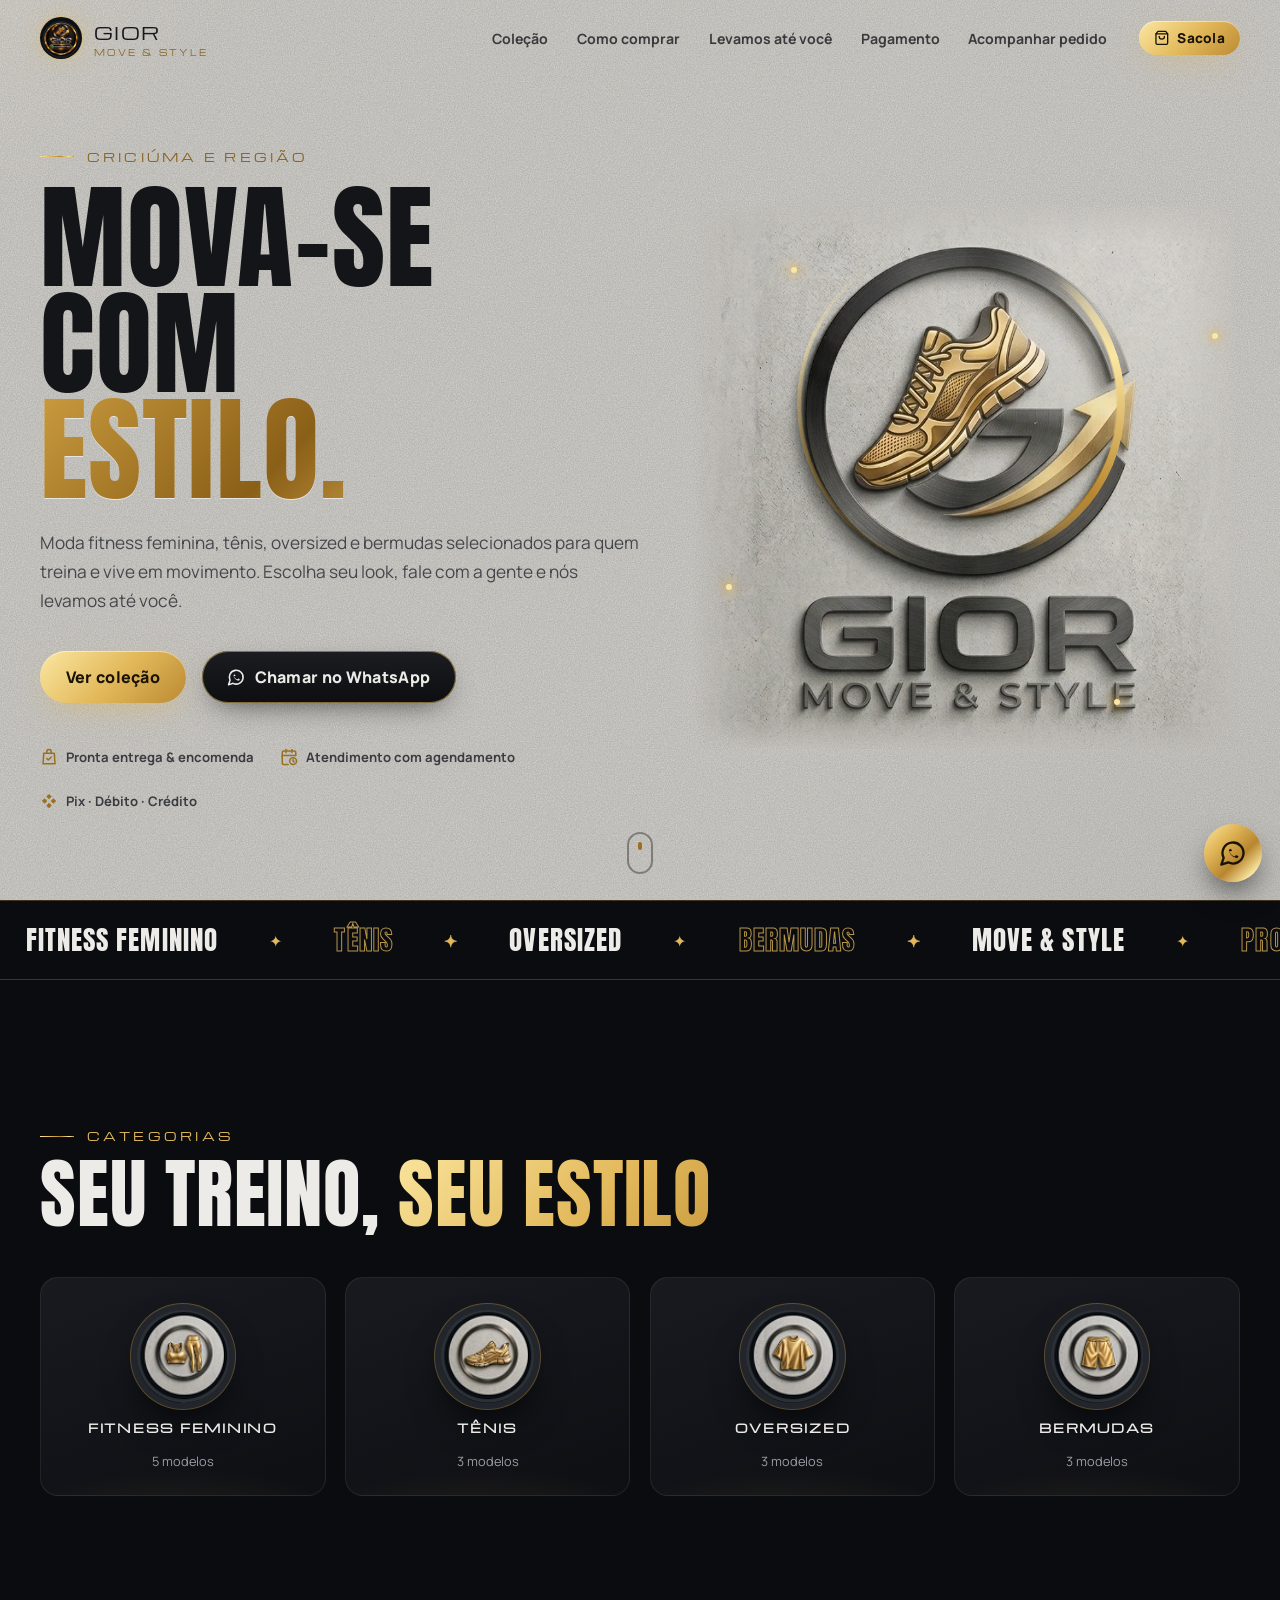
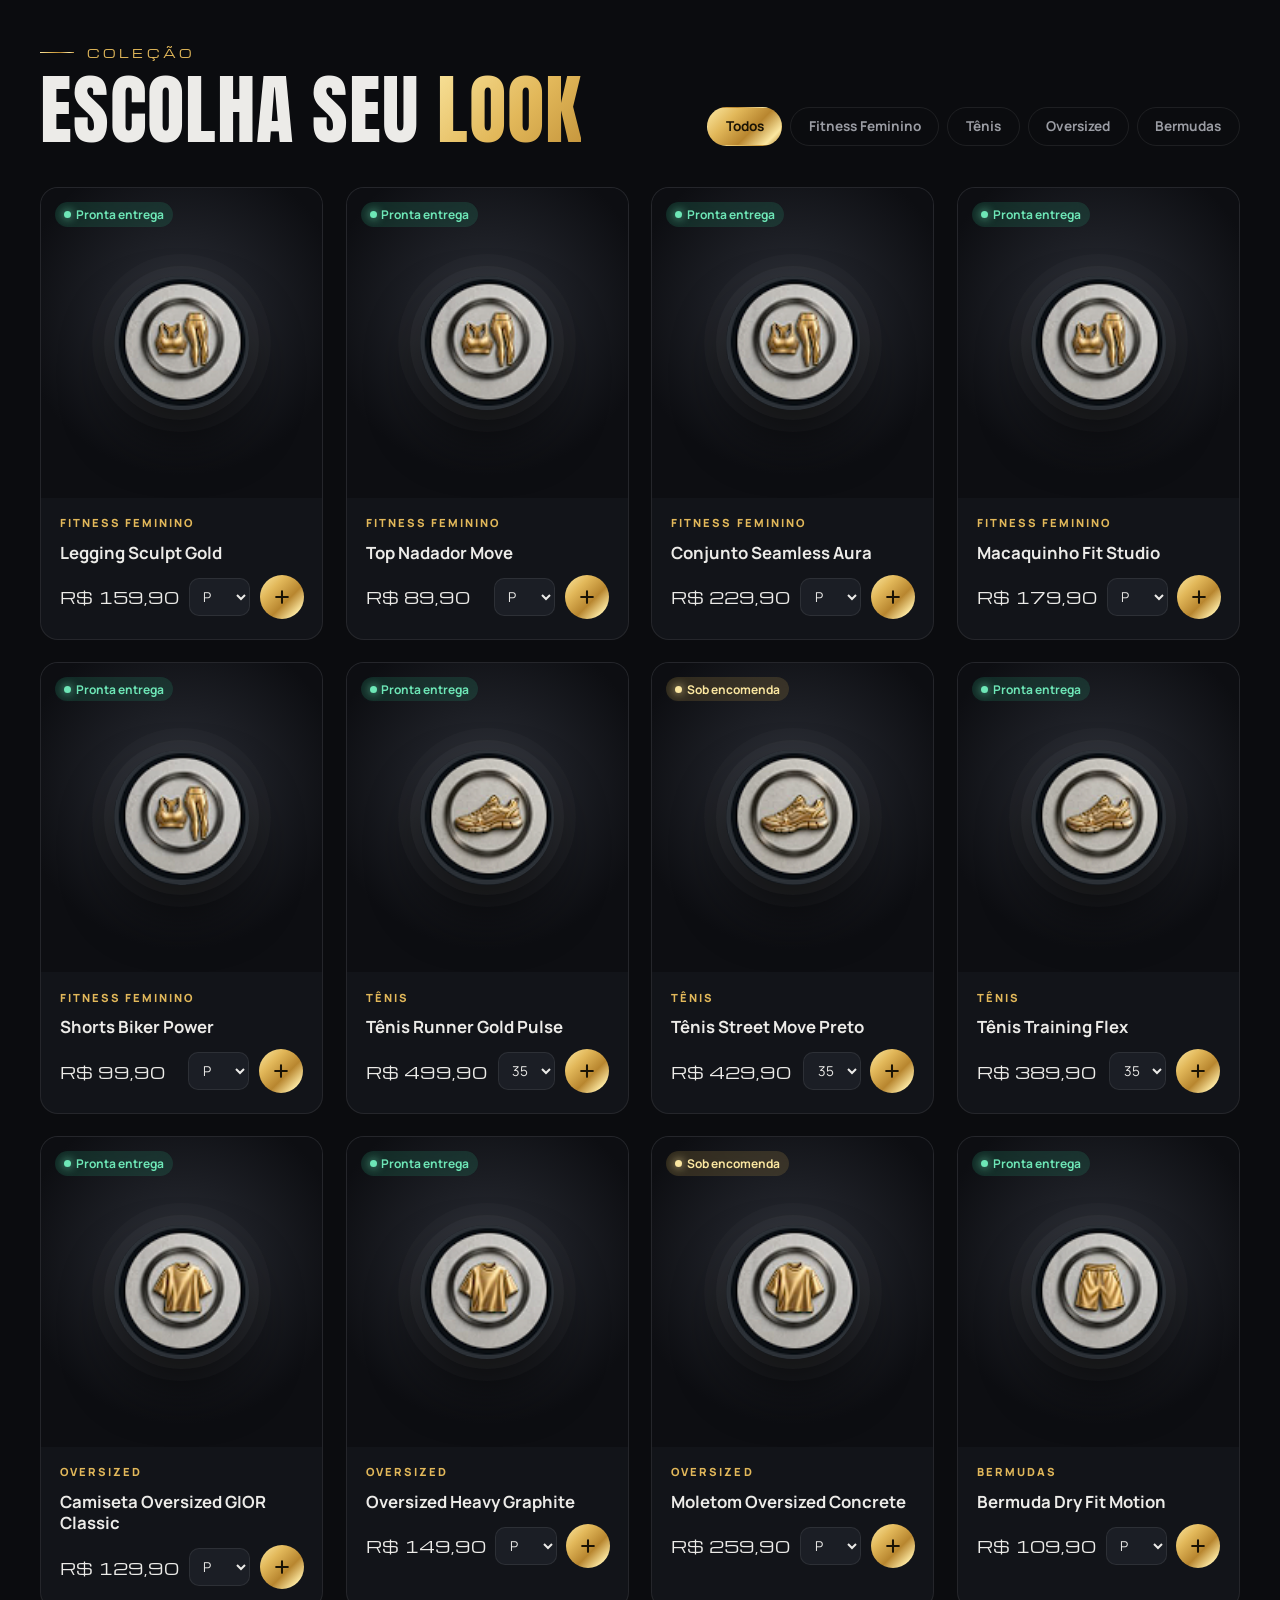
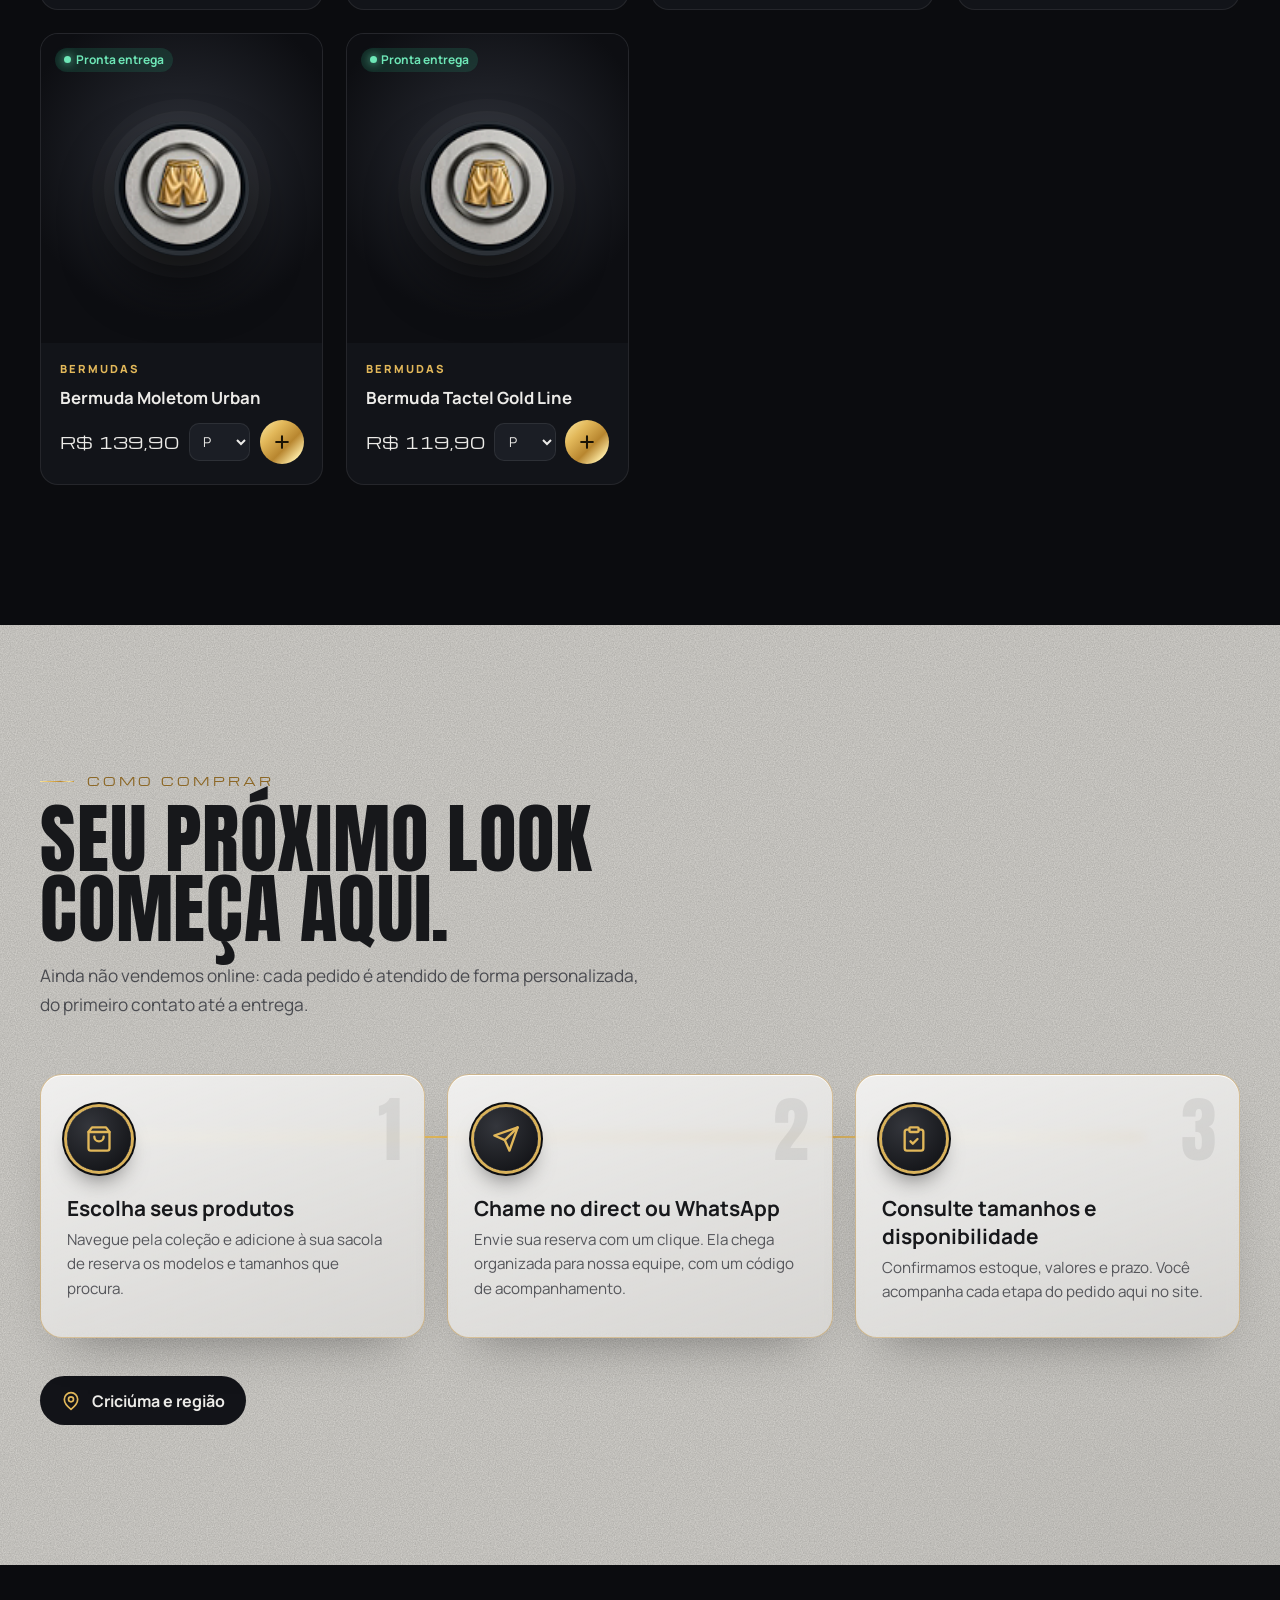
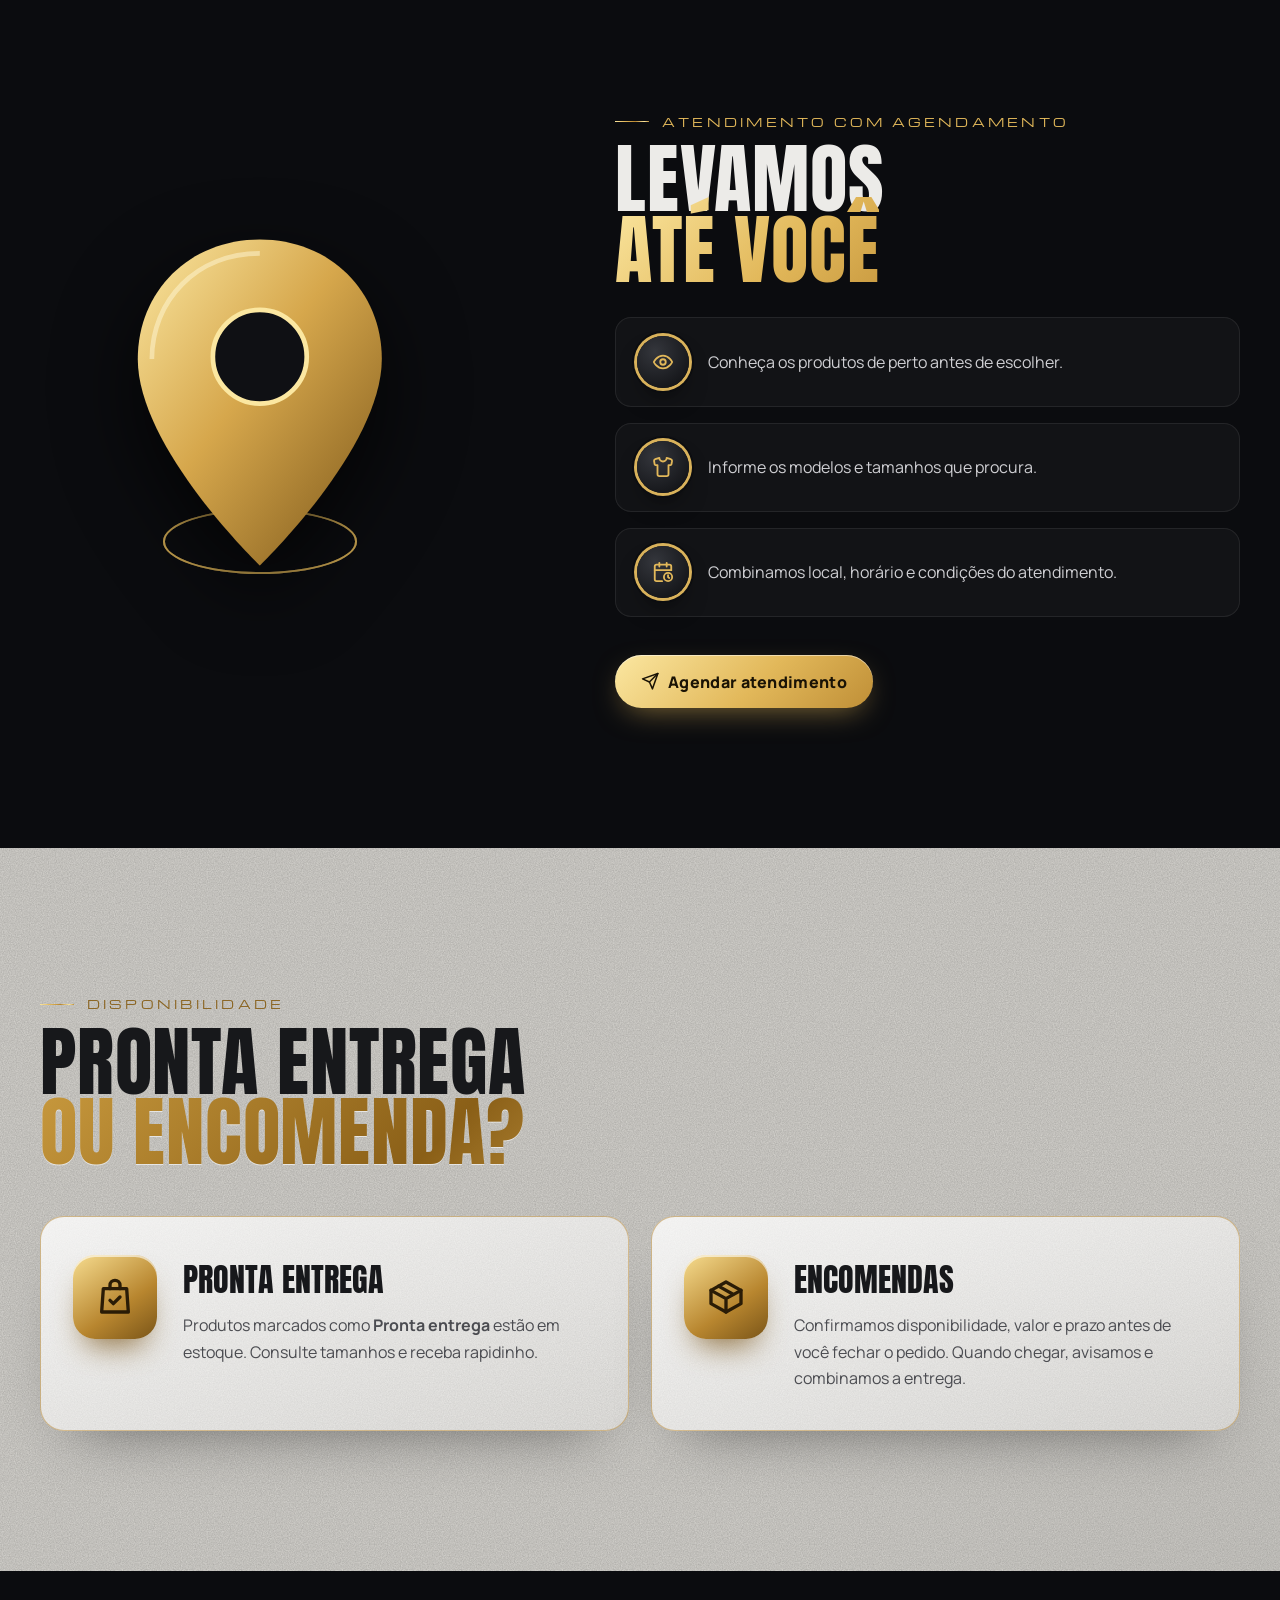
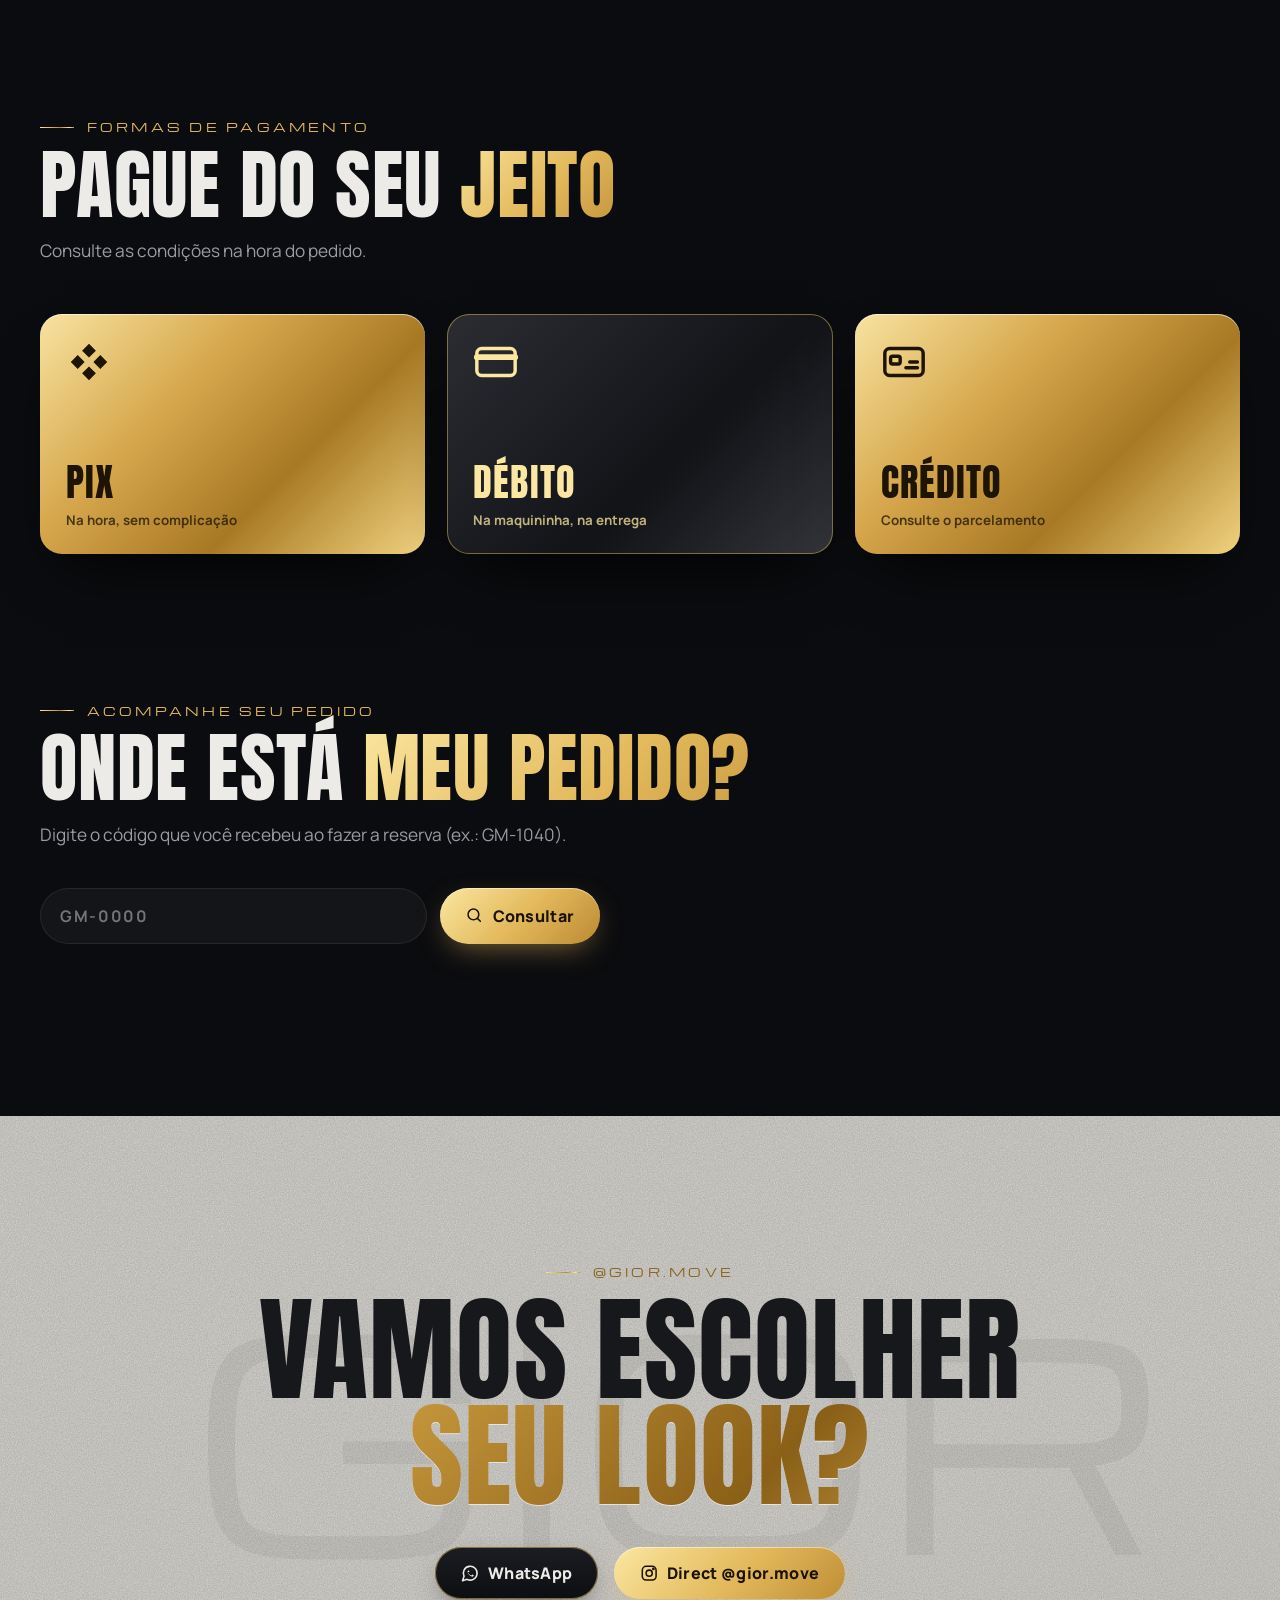
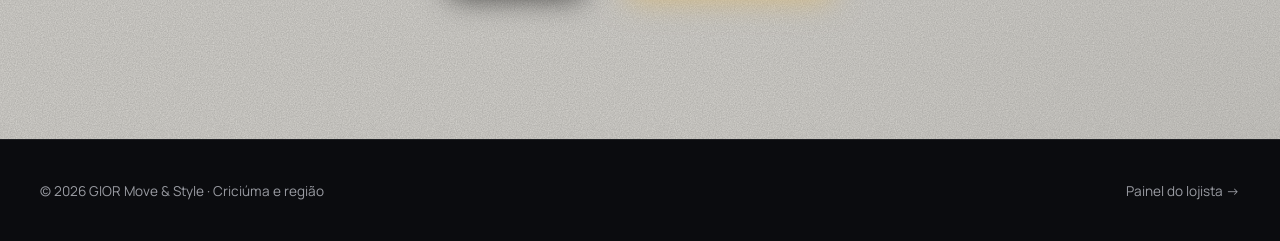
<file: index.html>
<!doctype html>
<html lang="pt-BR">
<head>
  <meta charset="utf-8">
  <meta name="viewport" content="width=device-width, initial-scale=1">
  <title>GIOR Move &amp; Style · Moda fitness em Criciúma</title>
  <meta name="description" content="Moda fitness feminina, tênis, oversized e bermudas em Criciúma e região. Pronta entrega ou encomenda, atendimento com agendamento.">
  <link rel="icon" href="assets/badge.png">
  <link rel="preconnect" href="https://fonts.googleapis.com">
  <link rel="preconnect" href="https://fonts.gstatic.com" crossorigin>
  <link href="https://fonts.googleapis.com/css2?family=Anton&family=Manrope:wght@400;500;600;700;800&family=Michroma&display=swap" rel="stylesheet">
  <link rel="stylesheet" href="css/base.css">
  <link rel="stylesheet" href="css/site.css">
</head>
<body>
<svg width="0" height="0" style="position:absolute" aria-hidden="true">
  <defs>
    <linearGradient id="g-gold" x1="0" y1="0" x2="1" y2="1"><stop offset="0" stop-color="#fbe7a1"/><stop offset=".45" stop-color="#d6a74c"/><stop offset="1" stop-color="#7a5518"/></linearGradient>
  </defs>
  <symbol id="i-bag" viewBox="0 0 24 24" fill="none" stroke="currentColor" stroke-width="2" stroke-linecap="round" stroke-linejoin="round"><path d="M6 2 3 6v14a2 2 0 0 0 2 2h14a2 2 0 0 0 2-2V6l-3-4Z"/><path d="M3 6h18"/><path d="M16 10a4 4 0 0 1-8 0"/></symbol>
  <symbol id="i-send" viewBox="0 0 24 24" fill="none" stroke="currentColor" stroke-width="2" stroke-linecap="round" stroke-linejoin="round"><path d="m22 2-7 20-4-9-9-4Z"/><path d="M22 2 11 13"/></symbol>
  <symbol id="i-chat" viewBox="0 0 24 24" fill="none" stroke="currentColor" stroke-width="2" stroke-linecap="round" stroke-linejoin="round"><path d="M7.9 20A9 9 0 1 0 4 16.1L2 22Z"/><path d="M9 10.5c.5 2 2.2 3.8 4.5 4.5l1.2-1.2 2 1-1 1.7c-3.6-.3-6.9-3.5-7.2-7.2l1.7-1 1 2Z" fill="currentColor" stroke="none"/></symbol>
  <symbol id="i-clip" viewBox="0 0 24 24" fill="none" stroke="currentColor" stroke-width="2" stroke-linecap="round" stroke-linejoin="round"><rect x="8" y="2" width="8" height="4" rx="1"/><path d="M16 4h2a2 2 0 0 1 2 2v14a2 2 0 0 1-2 2H6a2 2 0 0 1-2-2V6a2 2 0 0 1 2-2h2"/><path d="m9 14 2 2 4-4"/></symbol>
  <symbol id="i-pin" viewBox="0 0 24 24" fill="none" stroke="currentColor" stroke-width="2" stroke-linecap="round" stroke-linejoin="round"><path d="M20 10c0 6-8 12-8 12s-8-6-8-12a8 8 0 0 1 16 0Z"/><circle cx="12" cy="10" r="3"/></symbol>
  <symbol id="i-eye" viewBox="0 0 24 24" fill="none" stroke="currentColor" stroke-width="2" stroke-linecap="round" stroke-linejoin="round"><path d="M2 12s3-7 10-7 10 7 10 7-3 7-10 7-10-7-10-7Z"/><circle cx="12" cy="12" r="3"/></symbol>
  <symbol id="i-shirt" viewBox="0 0 24 24" fill="none" stroke="currentColor" stroke-width="2" stroke-linecap="round" stroke-linejoin="round"><path d="M20.4 3.5 16 2a4 4 0 0 1-8 0L3.6 3.5a2 2 0 0 0-1.3 2.2l.6 3.5a1 1 0 0 0 1 .8H6v10a2 2 0 0 0 2 2h8a2 2 0 0 0 2-2V10h2.2a1 1 0 0 0 1-.8l.6-3.5a2 2 0 0 0-1.4-2.2Z"/></symbol>
  <symbol id="i-cal" viewBox="0 0 24 24" fill="none" stroke="currentColor" stroke-width="2" stroke-linecap="round" stroke-linejoin="round"><path d="M21 10V6a2 2 0 0 0-2-2H5a2 2 0 0 0-2 2v14a2 2 0 0 0 2 2h6"/><path d="M16 2v4M8 2v4M3 10h18"/><circle cx="17.5" cy="17.5" r="4.5"/><path d="M17.5 15.5v2l1.3 1"/></symbol>
  <symbol id="i-box" viewBox="0 0 24 24" fill="none" stroke="currentColor" stroke-width="2" stroke-linecap="round" stroke-linejoin="round"><path d="M21 8 12 3 3 8v8l9 5 9-5Z"/><path d="m3 8 9 5 9-5M12 13v8M7.5 5.5l9 5"/></symbol>
  <symbol id="i-bagok" viewBox="0 0 24 24" fill="none" stroke="currentColor" stroke-width="2" stroke-linecap="round" stroke-linejoin="round"><path d="M5 7h14l1 14H4Z"/><path d="M9 7V5a3 3 0 0 1 6 0v2"/><path d="m9 14 2 2 4-4"/></symbol>
  <symbol id="i-check" viewBox="0 0 24 24" fill="none" stroke="currentColor" stroke-width="3" stroke-linecap="round" stroke-linejoin="round"><path d="M20 6 9 17l-5-5"/></symbol>
  <symbol id="i-plus" viewBox="0 0 24 24" fill="none" stroke="currentColor" stroke-width="2.5" stroke-linecap="round"><path d="M12 5v14M5 12h14"/></symbol>
  <symbol id="i-card" viewBox="0 0 24 24" fill="none" stroke="currentColor" stroke-width="1.8" stroke-linecap="round" stroke-linejoin="round"><rect x="2" y="5" width="20" height="14" rx="2.5"/><path d="M2 9.5h20" stroke-width="3"/></symbol>
  <symbol id="i-chipcard" viewBox="0 0 24 24" fill="none" stroke="currentColor" stroke-width="1.8" stroke-linecap="round" stroke-linejoin="round"><rect x="2" y="5" width="20" height="14" rx="2.5"/><rect x="5" y="9" width="5" height="4" rx="1"/><path d="M13 15h6M15 12h4"/></symbol>
  <symbol id="i-pix" viewBox="0 0 24 24" fill="currentColor"><path d="M12 2.5l3.6 3.6L12 9.7 8.4 6.1ZM12 14.3l3.6 3.6-3.6 3.6-3.6-3.6ZM2.5 12l3.6-3.6L9.7 12l-3.6 3.6ZM14.3 12l3.6-3.6 3.6 3.6-3.6 3.6Z"/></symbol>
  <symbol id="i-menu" viewBox="0 0 24 24" fill="none" stroke="currentColor" stroke-width="2" stroke-linecap="round"><path d="M4 7h16M4 12h16M4 17h10"/></symbol>
  <symbol id="i-search" viewBox="0 0 24 24" fill="none" stroke="currentColor" stroke-width="2" stroke-linecap="round"><circle cx="11" cy="11" r="7"/><path d="m20 20-3.5-3.5"/></symbol>
  <symbol id="i-insta" viewBox="0 0 24 24" fill="none" stroke="currentColor" stroke-width="2" stroke-linecap="round"><rect x="3" y="3" width="18" height="18" rx="5"/><circle cx="12" cy="12" r="4"/><circle cx="17.5" cy="6.5" r=".8" fill="currentColor"/></symbol>
</svg>

<div class="cursor-glow" aria-hidden="true"></div>

<header class="hdr" id="hdr">
  <div class="wrap">
    <a href="#topo" class="brand"><img src="assets/badge.png" alt=""><span>GIOR<small>MOVE &amp; STYLE</small></span></a>
    <nav class="nav" id="nav">
      <a href="#colecao">Coleção</a>
      <a href="#como-comprar">Como comprar</a>
      <a href="#levamos">Levamos até você</a>
      <a href="#pagamento">Pagamento</a>
      <a href="#rastrear">Acompanhar pedido</a>
    </nav>
    <button class="btn sm bag-btn" id="bagBtn" aria-label="Abrir sacola de reserva"><svg><use href="#i-bag"/></svg><span class="lbl">Sacola</span><span class="count" id="bagCount">0</span></button>
    <button class="menu-btn" id="menuBtn" aria-label="Menu"><svg><use href="#i-menu"/></svg></button>
  </div>
</header>

<main id="topo">
  <!-- HERO -->
  <section class="hero concrete">
    <div class="wrap">
      <div>
        <span class="eyebrow">Criciúma e região</span>
        <h1 class="h-display" style="margin-top:1.2rem">
          <span class="line"><span style="--d:0">Mova-se</span></span>
          <span class="line"><span style="--d:1">com</span></span>
          <span class="line"><span style="--d:2" class="gold-text">estilo.</span></span>
        </h1>
        <p class="lead">Moda fitness feminina, tênis, oversized e bermudas selecionados para quem treina e vive em movimento. Escolha seu look, fale com a gente e nós levamos até você.</p>
        <div class="hero-cta">
          <a href="#colecao" class="btn">Ver coleção</a>
          <a class="btn dark" id="heroWhats" target="_blank" rel="noopener"><svg><use href="#i-chat"/></svg>Chamar no WhatsApp</a>
        </div>
        <div class="hero-facts">
          <span><svg><use href="#i-bagok"/></svg>Pronta entrega &amp; encomenda</span>
          <span><svg><use href="#i-cal"/></svg>Atendimento com agendamento</span>
          <span><svg><use href="#i-pix"/></svg>Pix · Débito · Crédito</span>
        </div>
      </div>
      <div class="emblem" id="emblem" aria-hidden="true">
        <div class="glow"></div>
        <div class="ring"></div><div class="ring r2"></div>
        <img src="assets/logo.webp" alt="">
        <i class="spark" style="top:12%;left:18%"></i>
        <i class="spark" style="top:70%;left:6%;animation-delay:-2s"></i>
        <i class="spark" style="top:24%;right:4%;animation-delay:-4s"></i>
        <i class="spark" style="bottom:8%;right:22%;animation-delay:-1s"></i>
      </div>
    </div>
    <div class="scroll-hint" aria-hidden="true"></div>
  </section>

  <div class="marquee" aria-hidden="true"><div class="track" id="marquee"></div></div>

  <!-- CATEGORIAS -->
  <section class="pad">
    <div class="wrap">
      <span class="eyebrow rv">Categorias</span>
      <h2 class="h-display h-sec rv" style="--d:1">Seu treino, <span class="gold-text">seu estilo</span></h2>
      <div class="cats" id="cats"></div>
    </div>
  </section>

  <!-- COLEÇÃO -->
  <section class="pad" id="colecao" style="padding-top:0">
    <div class="wrap">
      <div class="shop-head">
        <div>
          <span class="eyebrow rv">Coleção</span>
          <h2 class="h-display h-sec rv" style="--d:1;margin-bottom:0">Escolha seu <span class="gold-text">look</span></h2>
        </div>
        <div class="chips rv" style="--d:2" id="chips"></div>
      </div>
      <div class="grid" id="grid"></div>
    </div>
  </section>

  <!-- COMO COMPRAR -->
  <section class="pad concrete" id="como-comprar">
    <div class="wrap">
      <span class="eyebrow rv">Como comprar</span>
      <h2 class="h-display h-sec rv" style="--d:1">Seu próximo look<br>começa aqui.</h2>
      <p class="lead rv" style="--d:2">Ainda não vendemos online: cada pedido é atendido de forma personalizada, do primeiro contato até a entrega.</p>
      <div class="steps rv" id="steps">
        <div class="steps-line"><i></i></div>
        <div class="step"><span class="n">1</span><div class="badge-ico"><svg><use href="#i-bag"/></svg></div><h3>Escolha seus produtos</h3><p>Navegue pela coleção e adicione à sua sacola de reserva os modelos e tamanhos que procura.</p></div>
        <div class="step"><span class="n">2</span><div class="badge-ico"><svg><use href="#i-send"/></svg></div><h3>Chame no direct ou WhatsApp</h3><p>Envie sua reserva com um clique. Ela chega organizada para nossa equipe, com um código de acompanhamento.</p></div>
        <div class="step"><span class="n">3</span><div class="badge-ico"><svg><use href="#i-clip"/></svg></div><h3>Consulte tamanhos e disponibilidade</h3><p>Confirmamos estoque, valores e prazo. Você acompanha cada etapa do pedido aqui no site.</p></div>
      </div>
      <div class="region rv"><svg><use href="#i-pin"/></svg>Criciúma e região</div>
    </div>
  </section>

  <!-- LEVAMOS ATÉ VOCÊ -->
  <section class="pad deliver" id="levamos">
    <div class="wrap">
      <div class="pin rv" aria-hidden="true">
        <i class="wave"></i><i class="wave"></i><i class="wave"></i>
        <svg class="big" viewBox="0 0 120 150"><path fill="url(#g-gold)" d="M60 4C30 4 8 26 8 55c0 38 52 88 52 88s52-50 52-88C112 26 90 4 60 4Z"/><path fill="none" stroke="#fff7d6" stroke-opacity=".5" stroke-width="2" d="M60 10C33 10 14 30 14 55"/><circle cx="60" cy="54" r="20" fill="#0f1014"/><circle cx="60" cy="54" r="20" fill="none" stroke="#fbe7a1" stroke-width="2"/></svg>
      </div>
      <div>
        <span class="eyebrow rv">Atendimento com agendamento</span>
        <h2 class="h-display h-sec rv" style="--d:1">Levamos<br><span class="gold-text">até você</span></h2>
        <ul class="feat">
          <li class="rv" style="--d:2"><span class="badge-ico"><svg><use href="#i-eye"/></svg></span><p>Conheça os produtos de perto antes de escolher.</p></li>
          <li class="rv" style="--d:3"><span class="badge-ico"><svg><use href="#i-shirt"/></svg></span><p>Informe os modelos e tamanhos que procura.</p></li>
          <li class="rv" style="--d:4"><span class="badge-ico"><svg><use href="#i-cal"/></svg></span><p>Combinamos local, horário e condições do atendimento.</p></li>
        </ul>
        <button class="btn rv" style="--d:5" id="agendarBtn"><svg><use href="#i-send"/></svg>Agendar atendimento</button>
      </div>
    </div>
  </section>

  <!-- PRONTA ENTREGA x ENCOMENDA -->
  <section class="pad concrete">
    <div class="wrap">
      <span class="eyebrow rv">Disponibilidade</span>
      <h2 class="h-display h-sec rv" style="--d:1">Pronta entrega<br><span class="gold-text">ou encomenda?</span></h2>
      <div class="modes">
        <div class="mode rv" style="--d:2"><div class="gold-ico"><svg><use href="#i-bagok"/></svg></div><div><h3>Pronta entrega</h3><p>Produtos marcados como <b>Pronta entrega</b> estão em estoque. Consulte tamanhos e receba rapidinho.</p></div></div>
        <div class="mode rv" style="--d:3"><div class="gold-ico"><svg><use href="#i-box"/></svg></div><div><h3>Encomendas</h3><p>Confirmamos disponibilidade, valor e prazo antes de você fechar o pedido. Quando chegar, avisamos e combinamos a entrega.</p></div></div>
      </div>
    </div>
  </section>

  <!-- PAGAMENTO -->
  <section class="pad" id="pagamento">
    <div class="wrap">
      <span class="eyebrow rv">Formas de pagamento</span>
      <h2 class="h-display h-sec rv" style="--d:1">Pague do seu <span class="gold-text">jeito</span></h2>
      <p class="lead rv" style="--d:2">Consulte as condições na hora do pedido.</p>
      <div class="pays">
        <div class="pay rv" style="--d:2"><svg><use href="#i-pix"/></svg><div><b>PIX</b><small>Na hora, sem complicação</small></div></div>
        <div class="pay rv" style="--d:3"><svg><use href="#i-card"/></svg><div><b>DÉBITO</b><small>Na maquininha, na entrega</small></div></div>
        <div class="pay rv" style="--d:4"><svg><use href="#i-chipcard"/></svg><div><b>CRÉDITO</b><small>Consulte o parcelamento</small></div></div>
      </div>
    </div>
  </section>

  <!-- RASTREAR -->
  <section class="pad" id="rastrear" style="padding-top:0">
    <div class="wrap">
      <span class="eyebrow rv">Acompanhe seu pedido</span>
      <h2 class="h-display h-sec rv" style="--d:1">Onde está <span class="gold-text">meu pedido?</span></h2>
      <p class="lead rv" style="--d:2">Digite o código que você recebeu ao fazer a reserva (ex.: GM-1040).</p>
      <form class="track-box rv" style="--d:3" id="trackForm">
        <input id="trackInput" placeholder="GM-0000" aria-label="Código do pedido" autocomplete="off">
        <button class="btn"><svg><use href="#i-search"/></svg>Consultar</button>
      </form>
      <div class="track-res" id="trackRes" aria-live="polite"></div>
    </div>
  </section>

  <!-- CTA FINAL -->
  <section class="pad concrete final">
    <span class="big-logo" aria-hidden="true">GIOR</span>
    <div class="wrap">
      <span class="eyebrow rv">@gior.move</span>
      <h2 class="h-display rv" style="--d:1;margin-top:1rem">Vamos escolher<br><span class="gold-text">seu look?</span></h2>
      <div class="hero-cta rv" style="--d:2">
        <a class="btn dark" id="ctaWhats" target="_blank" rel="noopener"><svg><use href="#i-chat"/></svg>WhatsApp</a>
        <a class="btn" id="ctaInsta" target="_blank" rel="noopener"><svg><use href="#i-insta"/></svg>Direct @gior.move</a>
      </div>
    </div>
  </section>
</main>

<footer>
  <div class="wrap">
    <span>© <span id="ano"></span> GIOR Move &amp; Style · Criciúma e região</span>
    <span><a href="admin.html">Painel do lojista →</a></span>
  </div>
</footer>

<!-- SACOLA -->
<div class="veil" id="veil"></div>
<aside class="drawer" id="drawer" aria-label="Sacola de reserva" aria-hidden="true">
  <header><h3>SACOLA DE RESERVA</h3><button class="x" id="closeBag" aria-label="Fechar">×</button></header>
  <div class="body" id="bagBody"></div>
</aside>

<a class="fab" id="fab" target="_blank" rel="noopener" aria-label="Conversar no WhatsApp"><svg><use href="#i-chat"/></svg></a>
<div class="toast" id="toast"></div>

<script src="js/store.js"></script>
<script src="js/site.js"></script>
</body>
</html>
</file>
<file: css/base.css>
:root {
  --ink: #0b0c0f;
  --ink-2: #12141a;
  --ink-3: #1a1d25;
  --line: rgba(255, 255, 255, .08);
  --concrete: #d6d4cf;
  --concrete-2: #c4c2bc;
  --graphite: #3a3b3f;
  --text: #ecebe8;
  --muted: #9a9ca3;
  --gold-1: #fbe7a1;
  --gold-2: #e2b85a;
  --gold-3: #b8862f;
  --gold-4: #7a5518;
  --gold: linear-gradient(135deg, var(--gold-1) 0%, var(--gold-2) 30%, var(--gold-3) 60%, var(--gold-1) 85%, var(--gold-3) 100%);
  --radius: 18px;
  --ease: cubic-bezier(.2, .8, .2, 1);
  --f-brand: 'Michroma', sans-serif;
  --f-display: 'Anton', 'Impact', sans-serif;
  --f-body: 'Manrope', system-ui, sans-serif;
  --noise: url("data:image/svg+xml,%3Csvg xmlns='http://www.w3.org/2000/svg' width='220' height='220'%3E%3Cfilter id='n'%3E%3CfeTurbulence type='fractalNoise' baseFrequency='.85' numOctaves='3' stitchTiles='stitch'/%3E%3CfeColorMatrix values='0 0 0 0 0 0 0 0 0 0 0 0 0 0 0 0 0 0 .55 0'/%3E%3C/filter%3E%3Crect width='100%25' height='100%25' filter='url(%23n)'/%3E%3C/svg%3E");
}

* { box-sizing: border-box; margin: 0; padding: 0; }
html { scroll-behavior: smooth; }
body { font-family: var(--f-body); background: var(--ink); color: var(--text); -webkit-font-smoothing: antialiased; }
img { max-width: 100%; display: block; }
button, input, select, textarea { font: inherit; color: inherit; }
button { cursor: pointer; border: 0; background: none; }
a { color: inherit; text-decoration: none; }
:focus-visible { outline: 2px solid var(--gold-2); outline-offset: 3px; }

.gold-text {
  background: var(--gold); background-size: 250% 100%;
  -webkit-background-clip: text; background-clip: text; color: transparent;
  animation: shimmer 6s linear infinite;
}
@keyframes shimmer { to { background-position: -250% 0; } }

/* Ícones recortados da arte de categorias da marca */
.ico {
  --s: 1;
  display: inline-block; flex: none;
  width: calc(84px * var(--s)); height: calc(84px * var(--s)); border-radius: 50%;
  background: url(../assets/categorias.png) no-repeat;
  background-size: calc(653px * var(--s)) auto;
  background-position: calc((-31px - var(--i) * 97px) * var(--s)) calc(-44px * var(--s));
}

.btn {
  --bg: var(--gold);
  display: inline-flex; align-items: center; justify-content: center; gap: .55em;
  padding: .95em 1.6em; border-radius: 999px; font-weight: 800; letter-spacing: .02em;
  background: var(--bg); background-size: 200% 100%; color: #1a1305;
  box-shadow: 0 10px 30px -10px rgba(226, 184, 90, .6), inset 0 1px 0 rgba(255, 255, 255, .5);
  transition: transform .35s var(--ease), box-shadow .35s var(--ease), background-position .6s var(--ease);
  white-space: nowrap;
}
.btn:hover { transform: translateY(-2px); background-position: 100% 0; box-shadow: 0 18px 40px -12px rgba(226, 184, 90, .75), inset 0 1px 0 rgba(255, 255, 255, .5); }
.btn.dark { --bg: linear-gradient(#1b1d22, #0d0e11); color: var(--text); box-shadow: inset 0 0 0 1px rgba(226, 184, 90, .55), 0 10px 30px -12px rgba(0, 0, 0, .7); }
.btn.ghost { --bg: transparent; color: var(--text); box-shadow: inset 0 0 0 1px var(--line); }
.btn.sm { padding: .6em 1.1em; font-size: .85rem; }
.btn svg { width: 1.15em; height: 1.15em; }

.field { display: grid; gap: .4rem; font-size: .82rem; color: var(--muted); font-weight: 600; }
.field input, .field select, .field textarea {
  width: 100%; padding: .8rem .95rem; border-radius: 12px; font-size: .95rem; color: var(--text);
  background: rgba(255, 255, 255, .04); border: 1px solid var(--line); transition: border-color .2s, background .2s;
}
.field select option { background: var(--ink-2); }
.field input:focus, .field select:focus, .field textarea:focus { outline: none; border-color: var(--gold-3); background: rgba(226, 184, 90, .06); }

.pill { display: inline-flex; align-items: center; gap: .4em; padding: .3em .75em; border-radius: 999px; font-size: .75rem; font-weight: 700; white-space: nowrap; }
.pill .dot { width: 7px; height: 7px; border-radius: 50%; background: currentColor; box-shadow: 0 0 10px currentColor; }

.toast {
  position: fixed; left: 50%; bottom: 28px; z-index: 999; transform: translate(-50%, 30px); opacity: 0;
  background: #15171c; border: 1px solid rgba(226, 184, 90, .4); padding: .9rem 1.3rem; border-radius: 14px;
  font-weight: 600; box-shadow: 0 20px 50px -10px #000; transition: .45s var(--ease); pointer-events: none;
  width: max-content; max-width: calc(100% - 32px); text-align: center; z-index: 1000;
}
.toast.show { transform: translate(-50%, 0); opacity: 1; }

@media (prefers-reduced-motion: reduce) {
  *, *::before, *::after { animation-duration: .001ms !important; animation-iteration-count: 1 !important; transition-duration: .001ms !important; scroll-behavior: auto !important; }
}

/* categoria com foto própria no lugar do ícone da marca */
.ico.ico-img { background: #d6d4cf; overflow: hidden; }
.ico.ico-img img { width: 100%; height: 100%; object-fit: cover; }
.ico.ico-img img { object-fit: contain; padding: 14%; }
</file>
<file: css/site.css>
/* ---------- layout ---------- */
/* compensa o header fixo ao navegar por âncoras (#colecao, #pagamento...) */
html { scroll-padding-top: 100px; }
@media (max-width: 560px) { html { scroll-padding-top: 82px; } }
.wrap { width: min(1200px, 100% - 40px); margin-inline: auto; }
section { position: relative; }
.eyebrow { font-family: var(--f-brand); font-size: .72rem; letter-spacing: .28em; text-transform: uppercase; color: var(--gold-2); display: inline-flex; align-items: center; gap: .8rem; }
.eyebrow::before { content: ''; width: 34px; height: 1px; background: var(--gold); }
.h-display { font-family: var(--f-display); font-weight: 400; text-transform: uppercase; line-height: .92; letter-spacing: .01em; }
.h-sec { font-size: clamp(2.6rem, 6vw, 5rem); margin: .9rem 0 1rem; }
.lead { color: var(--muted); font-size: 1.08rem; line-height: 1.7; max-width: 56ch; }
.concrete { background: var(--concrete); color: #17181b; }
.concrete::before { content: ''; position: absolute; inset: 0; background: var(--noise), radial-gradient(1200px 500px at 20% 0%, rgba(255, 255, 255, .55), transparent 60%), radial-gradient(900px 600px at 100% 100%, rgba(0, 0, 0, .12), transparent 60%); opacity: .35; pointer-events: none; mix-blend-mode: multiply; }
.concrete .lead { color: #4a4b50; }
.concrete .gold-text { background-image: linear-gradient(135deg, #c99a3e 0%, #8a5f17 35%, #d9ad55 60%, #7a5518 85%, #c99a3e 100%); filter: drop-shadow(0 1px 0 rgba(255, 255, 255, .6)); }
.concrete .eyebrow { color: #8a6420; }
.concrete > * { position: relative; }
.pad { --pad: clamp(80px, 11vw, 140px); padding: var(--pad) 0; }
/* menu leva ao título da seção, não ao topo do espaçamento (seções com padding-top próprio ficam de fora) */
section.pad[id]:not([style]) { scroll-margin-top: calc(14px - var(--pad)); }

/* reveal on scroll */
.rv { opacity: 0; transform: translateY(40px); transition: opacity 1s var(--ease), transform 1s var(--ease); transition-delay: calc(var(--d, 0) * 90ms); }
.rv.in { opacity: 1; transform: none; }

/* ---------- header ---------- */
.hdr { position: fixed; inset: 0 0 auto; z-index: 50; transition: background .4s, backdrop-filter .4s, box-shadow .4s; }
.hdr .wrap { display: flex; align-items: center; gap: 2rem; height: 76px; }
.hdr.scrolled { background: rgba(11, 12, 15, .78); backdrop-filter: blur(16px) saturate(1.4); box-shadow: 0 1px 0 var(--line); }
.brand { display: flex; align-items: center; gap: .75rem; font-family: var(--f-brand); font-size: 1.15rem; letter-spacing: .08em; }
.brand img { width: 42px; height: 42px; border-radius: 50%; object-fit: cover; box-shadow: 0 0 0 1px rgba(226, 184, 90, .5), 0 0 24px -4px rgba(226, 184, 90, .6); }
.brand small { display: block; font-size: .5rem; letter-spacing: .3em; color: var(--gold-2); margin-top: 2px; }
.hdr:not(.scrolled) { color: #17181b; }
.hdr:not(.scrolled) .brand small { color: #8a6420; }
.nav { display: flex; gap: 1.8rem; margin-left: auto; font-size: .88rem; font-weight: 700; }
.nav a { position: relative; opacity: .8; transition: opacity .2s; }
.nav a::after { content: ''; position: absolute; left: 0; right: 0; bottom: -6px; height: 2px; background: var(--gold); transform: scaleX(0); transform-origin: right; transition: transform .4s var(--ease); }
.nav a:hover { opacity: 1; }
.nav a:hover::after { transform: scaleX(1); transform-origin: left; }
.bag-btn { position: relative; }
.bag-btn .count { position: absolute; top: -6px; right: -6px; min-width: 22px; height: 22px; border-radius: 11px; background: #0b0c0f; color: var(--gold-1); font-size: .72rem; display: grid; place-items: center; box-shadow: 0 0 0 2px var(--gold-2); transform: scale(0); transition: transform .4s var(--ease); }
.bag-btn .count.on { transform: scale(1); }
.bag-btn.bump { animation: bump .5s var(--ease); }
@keyframes bump { 40% { transform: scale(1.12); } }
.menu-btn { display: none; }

/* ---------- hero ---------- */
.hero { min-height: 100svh; display: grid; align-items: center; overflow: hidden; padding: 110px 0 60px; }
.hero .wrap { display: grid; grid-template-columns: 1.05fr .95fr; align-items: center; gap: 3rem; }
.hero h1 { font-size: clamp(3.6rem, 9vw, 8.2rem); color: #141518; }
.hero h1 .line { display: block; overflow: hidden; }
.hero h1 .line span { display: inline-block; transform: translateY(105%); animation: rise 1.1s var(--ease) forwards; animation-delay: calc(var(--d) * 140ms + 200ms); }
@keyframes rise { to { transform: none; } }
.hero .lead { margin: 1.6rem 0 2.2rem; color: #46474c; }
.hero-cta { display: flex; flex-wrap: wrap; gap: 1rem; }
.hero-facts { display: flex; flex-wrap: wrap; gap: 1.6rem; margin-top: 2.8rem; font-size: .82rem; font-weight: 700; color: #3b3c41; }
.hero-facts span { display: flex; align-items: center; gap: .5rem; }
.hero-facts svg { width: 18px; height: 18px; color: #9a7020; }

.emblem { position: relative; aspect-ratio: 1; width: min(560px, 100%); justify-self: center; }
.emblem img { position: absolute; inset: 0; width: 100%; -webkit-mask: linear-gradient(90deg, transparent, #000 12%, #000 88%, transparent), linear-gradient(transparent, #000 8%, #000 94%, transparent); -webkit-mask-composite: source-in; mask: linear-gradient(90deg, transparent, #000 12%, #000 88%, transparent), linear-gradient(transparent, #000 8%, #000 94%, transparent); mask-composite: intersect; transform: translate3d(var(--mx, 0), var(--my, 0), 0); transition: transform .6s var(--ease); }
/* anel dourado alinhado ao círculo do próprio logo (centro ~50%/37%, raio ~30%) */
.emblem .ring { position: absolute; left: 18%; top: 5%; width: 64%; height: 64%; border-radius: 50%; translate: calc(var(--mx, 0px) * 1.6) calc(var(--my, 0px) * 1.6); transition: translate .6s var(--ease); background: conic-gradient(from 0deg, transparent 0 55%, var(--gold-3) 70%, var(--gold-1) 80%, transparent 90%); -webkit-mask: radial-gradient(closest-side, transparent 97%, #000 98%); mask: radial-gradient(closest-side, transparent 97%, #000 98%); animation: spin 7s linear infinite; }
.emblem .ring.r2 { left: 14%; top: 1%; width: 72%; height: 72%; opacity: .45; animation-duration: 13s; animation-direction: reverse; }
.emblem .glow { position: absolute; left: 25%; top: 12%; width: 50%; height: 50%; border-radius: 50%; background: radial-gradient(circle, rgba(226, 184, 90, .35), transparent 70%); filter: blur(30px); animation: pulse 4s ease-in-out infinite; }
@keyframes spin { to { transform: rotate(1turn); } }
@keyframes pulse { 50% { opacity: .4; transform: scale(.9); } }
.spark { position: absolute; width: 6px; height: 6px; border-radius: 50%; background: var(--gold-1); box-shadow: 0 0 12px 2px var(--gold-2); animation: float 6s ease-in-out infinite; }
@keyframes float { 50% { transform: translateY(-26px); opacity: .3; } }
.scroll-hint { position: absolute; left: 50%; bottom: 26px; translate: -50% 0; width: 26px; height: 42px; border-radius: 14px; border: 2px solid rgba(0, 0, 0, .35); }
.scroll-hint::after { content: ''; position: absolute; left: 50%; top: 8px; width: 4px; height: 8px; margin-left: -2px; border-radius: 2px; background: #9a7020; animation: wheel 1.8s infinite; }
@keyframes wheel { 70% { transform: translateY(12px); opacity: 0; } 100% { opacity: 0; } }

/* ---------- marquee ---------- */
.marquee { background: #0b0c0f; border-block: 1px solid rgba(226, 184, 90, .25); overflow: hidden; padding: 1.15rem 0; }
.marquee .track { display: flex; width: max-content; animation: slide 32s linear infinite; }
.marquee span { font-family: var(--f-display); font-size: 1.7rem; text-transform: uppercase; letter-spacing: .04em; padding: 0 1.6rem; display: flex; align-items: center; gap: 3.2rem; white-space: nowrap; }
.marquee span::after { content: '✦'; color: var(--gold-2); font-size: 1rem; }
.marquee span:nth-child(even) { -webkit-text-stroke: 1px rgba(226, 184, 90, .8); color: transparent; }
@keyframes slide { to { transform: translateX(-50%); } }

/* ---------- categorias ---------- */
.cats { display: grid; grid-template-columns: repeat(4, 1fr); gap: 1.2rem; margin-top: 3rem; }
.cat { position: relative; padding: 2rem 1.4rem 1.6rem; border-radius: var(--radius); background: linear-gradient(160deg, #181a20, #0e0f13); border: 1px solid var(--line); display: grid; justify-items: center; gap: 1rem; text-align: center; overflow: hidden; transition: transform .5s var(--ease), border-color .5s; }
.cat::before { content: ''; position: absolute; inset: auto -40% -60% -40%; height: 120%; background: radial-gradient(closest-side, rgba(226, 184, 90, .22), transparent); transform: translateY(40%); transition: transform .6s var(--ease); }
.cat:hover { transform: translateY(-8px); border-color: rgba(226, 184, 90, .45); }
.cat:hover::before { transform: none; }
.cat .ico { position: relative; box-shadow: 0 0 0 6px #22252c, 0 0 0 7px rgba(226, 184, 90, .35), 0 20px 40px -10px #000; transition: transform .6s var(--ease); }
.cat:hover .ico { transform: rotate(-8deg) scale(1.06); }
.cat b { position: relative; font-family: var(--f-brand); font-size: .78rem; letter-spacing: .14em; text-transform: uppercase; }
.cat small { position: relative; color: var(--muted); font-size: .8rem; }

/* ---------- vitrine ---------- */
.shop-head { display: flex; flex-wrap: wrap; justify-content: space-between; align-items: end; gap: 1.5rem; }
.chips { display: flex; flex-wrap: wrap; gap: .5rem; }
.chip { padding: .6rem 1.1rem; border-radius: 999px; font-size: .85rem; font-weight: 700; border: 1px solid var(--line); color: var(--muted); transition: .3s var(--ease); }
.chip:hover { color: var(--text); border-color: rgba(226, 184, 90, .4); }
.chip.on { background: var(--gold); color: #1a1305; border-color: transparent; }
.grid { display: grid; grid-template-columns: repeat(auto-fill, minmax(250px, 1fr)); gap: 1.4rem; margin-top: 2.6rem; }
.card { position: relative; border-radius: var(--radius); background: #121419; border: 1px solid var(--line); overflow: hidden; transform-style: preserve-3d; transition: transform .2s ease-out, border-color .4s, box-shadow .4s; }
.card:hover { border-color: rgba(226, 184, 90, .45); box-shadow: 0 30px 60px -25px rgba(0, 0, 0, .9), 0 0 40px -20px rgba(226, 184, 90, .5); }
.card .ph { position: relative; aspect-ratio: 4/4.4; display: grid; place-items: center; overflow: hidden; background: radial-gradient(circle at 50% 40%, #2a2d35, #0d0e12 70%); }
.card .ph img { width: 100%; height: 100%; object-fit: cover; transition: transform .8s var(--ease); }
.card:hover .ph img, .card:hover .ph .ico { transform: scale(1.08); }
.card .ph .ico { transition: transform .8s var(--ease); box-shadow: 0 0 0 10px rgba(255, 255, 255, .03), 0 0 0 22px rgba(255, 255, 255, .02), 0 30px 60px -10px #000; }
.card .ph::after { content: ''; position: absolute; inset: 0; background: linear-gradient(115deg, transparent 30%, rgba(255, 240, 200, .18) 45%, transparent 60%); transform: translateX(-100%); transition: transform 1s var(--ease); }
.card:hover .ph::after { transform: translateX(100%); }
.card .tag { position: absolute; top: 14px; left: 14px; z-index: 2; }
.tag-ok { background: rgba(52, 211, 153, .14); color: #6ee7b7; backdrop-filter: blur(8px); }
.tag-enc { background: rgba(226, 184, 90, .16); color: var(--gold-1); backdrop-filter: blur(8px); }
.card .info { padding: 1.1rem 1.2rem 1.25rem; display: grid; gap: .7rem; }
.card .cat-name { font-size: .7rem; letter-spacing: .18em; text-transform: uppercase; color: var(--gold-2); font-weight: 800; }
.card h3 { font-size: 1.05rem; line-height: 1.3; }
.card .row { display: flex; align-items: center; gap: .6rem; }
.card .price { font-family: var(--f-brand); font-size: 1rem; margin-right: auto; }
.card select { padding: .5rem .6rem; border-radius: 10px; background: #1b1e25; border: 1px solid var(--line); font-size: .85rem; }
.card .add { width: 44px; height: 44px; border-radius: 50%; display: grid; place-items: center; background: var(--gold); color: #1a1305; transition: transform .4s var(--ease); }
.card .add:hover { transform: rotate(90deg) scale(1.08); }
.card .add svg { width: 20px; height: 20px; }

/* ---------- como comprar ---------- */
.steps { display: grid; grid-template-columns: repeat(3, 1fr); gap: 1.4rem; margin-top: 3.4rem; position: relative; }
.steps-line { position: absolute; top: 62px; left: 8%; right: 8%; height: 2px; background: rgba(0, 0, 0, .1); }
.steps-line i { position: absolute; inset: 0; background: var(--gold); transform: scaleX(0); transform-origin: left; transition: transform 2s var(--ease) .3s; }
.steps.in .steps-line i { transform: scaleX(1); }
.step { position: relative; padding: 2rem 1.6rem; border-radius: 22px; background: linear-gradient(160deg, rgba(255, 255, 255, .75), rgba(255, 255, 255, .35)); border: 1px solid rgba(184, 134, 47, .45); box-shadow: 0 25px 50px -30px rgba(0, 0, 0, .45), inset 0 1px 0 #fff; backdrop-filter: blur(6px); }
.badge-ico { width: 64px; height: 64px; border-radius: 50%; display: grid; place-items: center; background: radial-gradient(circle at 35% 30%, #34363c, #0c0d10); box-shadow: 0 0 0 3px #d9b25b, 0 0 0 5px #0c0d10, 0 14px 24px -8px rgba(0, 0, 0, .6); color: var(--gold-2); margin-bottom: 1.4rem; }
.badge-ico svg { width: 28px; height: 28px; }
.step .n { position: absolute; top: 1.2rem; right: 1.4rem; font-family: var(--f-display); font-size: 4.5rem; line-height: 1; color: rgba(0, 0, 0, .07); }
.step h3 { font-size: 1.3rem; margin-bottom: .4rem; }
.step p { color: #55565b; line-height: 1.6; font-size: .95rem; }
.region { display: inline-flex; align-items: center; gap: .7rem; margin-top: 2.4rem; padding: .85rem 1.3rem; border-radius: 999px; background: #121318; color: var(--text); font-weight: 700; }
.region svg { width: 20px; height: 20px; color: var(--gold-2); }

/* ---------- levamos até você ---------- */
.deliver .wrap { display: grid; grid-template-columns: .9fr 1.1fr; gap: 4rem; align-items: center; }
.pin { position: relative; aspect-ratio: 1; max-width: 440px; display: grid; place-items: center; }
.pin svg.big { width: 64%; filter: drop-shadow(0 30px 40px rgba(0, 0, 0, .7)); animation: hover 5s ease-in-out infinite; }
@keyframes hover { 50% { transform: translateY(-14px); } }
.pin .wave { position: absolute; width: 44%; aspect-ratio: 3/1; bottom: 12%; border-radius: 50%; border: 2px solid rgba(226, 184, 90, .5); animation: wave 3s ease-out infinite; }
.pin .wave:nth-child(2) { animation-delay: 1s; }
.pin .wave:nth-child(3) { animation-delay: 2s; }
@keyframes wave { from { transform: scale(.5); opacity: 1; } to { transform: scale(2.2); opacity: 0; } }
.feat { display: grid; gap: 1rem; margin: 2rem 0 2.4rem; }
.feat li { list-style: none; display: flex; align-items: center; gap: 1.2rem; padding: 1.1rem 1.3rem; border-radius: 16px; background: rgba(255, 255, 255, .03); border: 1px solid var(--line); transition: .4s var(--ease); }
.feat li:hover { border-color: rgba(226, 184, 90, .4); transform: translateX(6px); }
.feat .badge-ico { width: 52px; height: 52px; margin: 0; flex: none; }
.feat .badge-ico svg { width: 22px; height: 22px; }
.feat p { line-height: 1.5; color: #cfcfd3; }

/* ---------- pronta entrega x encomenda ---------- */
.modes { display: grid; grid-template-columns: 1fr 1fr; gap: 1.4rem; margin-top: 3rem; }
.mode { padding: 2.4rem 2rem; border-radius: 24px; display: grid; grid-template-columns: auto 1fr; gap: 1.6rem; align-items: start; background: linear-gradient(160deg, rgba(255, 255, 255, .8), rgba(255, 255, 255, .35)); border: 1px solid rgba(184, 134, 47, .5); box-shadow: 0 30px 60px -35px rgba(0, 0, 0, .5); }
.mode .gold-ico { width: 84px; height: 84px; border-radius: 22px; display: grid; place-items: center; background: linear-gradient(145deg, #f6dc8f, #b8862f 60%, #7a5518); box-shadow: inset 0 2px 0 rgba(255, 255, 255, .6), 0 18px 30px -12px rgba(122, 85, 24, .8); color: #2a1c06; }
.mode .gold-ico svg { width: 40px; height: 40px; }
.mode h3 { font-family: var(--f-display); font-weight: 400; font-size: 2rem; text-transform: uppercase; margin-bottom: .5rem; }
.mode p { color: #4b4c51; line-height: 1.65; }

/* ---------- pagamento ---------- */
.pays { display: grid; grid-template-columns: repeat(3, 1fr); gap: 1.4rem; margin-top: 3rem; perspective: 1000px; }
.pay { position: relative; aspect-ratio: 1.6; border-radius: 22px; padding: 1.6rem; display: flex; flex-direction: column; justify-content: space-between; overflow: hidden; background: linear-gradient(135deg, #f8e3a0, #d6a74c 35%, #a87924 65%, #f0d27f); color: #1d1404; box-shadow: 0 30px 60px -25px rgba(0, 0, 0, .9), inset 0 1px 0 rgba(255, 255, 255, .6); transition: transform .6s var(--ease); }
.pay:nth-child(2) { background: linear-gradient(135deg, #2b2d33, #121317 60%, #33353b); color: var(--gold-1); box-shadow: 0 30px 60px -25px #000, inset 0 0 0 1px rgba(226, 184, 90, .5); }
.pay:hover { transform: rotateY(-10deg) rotateX(6deg) translateY(-6px); }
.pay::after { content: ''; position: absolute; inset: -50%; background: linear-gradient(115deg, transparent 40%, rgba(255, 255, 255, .45) 50%, transparent 60%); transform: translateX(-60%); transition: transform 1.1s var(--ease); }
.pay:hover::after { transform: translateX(60%); }
.pay svg { width: 46px; height: 46px; }
.pay b { font-family: var(--f-display); font-weight: 400; font-size: 2.4rem; letter-spacing: .03em; }
.pay small { display: block; font-weight: 700; opacity: .75; }

/* ---------- rastrear ---------- */
.track-box { margin-top: 2.4rem; display: flex; gap: .8rem; max-width: 560px; }
.track-box input { flex: 1; padding: 1rem 1.2rem; border-radius: 999px; background: rgba(255, 255, 255, .04); border: 1px solid var(--line); text-transform: uppercase; letter-spacing: .1em; font-weight: 700; }
.track-box input:focus { outline: none; border-color: var(--gold-3); }
.track-res { margin-top: 2rem; }
.timeline { display: grid; gap: 0; margin-top: 1.4rem; max-width: 560px; }
.tl { display: grid; grid-template-columns: 34px 1fr; gap: 1rem; position: relative; padding-bottom: 1.4rem; opacity: 0; animation: tl .6s var(--ease) forwards; animation-delay: calc(var(--k) * 90ms); }
@keyframes tl { from { opacity: 0; transform: translateX(-12px); } to { opacity: 1; transform: none; } }
.tl::before { content: ''; position: absolute; left: 16px; top: 30px; bottom: 0; width: 2px; background: var(--line); }
.tl:last-child::before { display: none; }
.tl.done::before { background: var(--gold-3); }
.tl .dotc { width: 34px; height: 34px; border-radius: 50%; display: grid; place-items: center; background: #1a1c22; border: 2px solid #2a2d35; font-size: .8rem; }
.tl.done .dotc { background: var(--gold); border: 0; color: #1a1305; }
.tl.now .dotc { box-shadow: 0 0 0 6px rgba(226, 184, 90, .2); animation: ping 2s infinite; }
@keyframes ping { 50% { box-shadow: 0 0 0 12px rgba(226, 184, 90, 0); } }
.tl b { display: block; padding-top: .35rem; }
.tl small { color: var(--muted); }
.tl.todo b { color: #5c5f68; }
.order-card { padding: 1.4rem 1.6rem; border-radius: 18px; background: #121419; border: 1px solid rgba(226, 184, 90, .3); max-width: 560px; }

/* ---------- CTA final + footer ---------- */
.final { text-align: center; overflow: hidden; }
.final h2 { font-size: clamp(3rem, 9vw, 7.5rem); }
.final .hero-cta { justify-content: center; margin-top: 2.4rem; }
.final .big-logo { position: absolute; inset: 50% auto auto 50%; width: 900px; translate: -50% -50%; opacity: .05; pointer-events: none; font-family: var(--f-brand); font-size: 18rem; color: #000; }
footer { padding: 2.6rem 0; border-top: 1px solid var(--line); color: var(--muted); font-size: .85rem; }
footer .wrap { display: flex; flex-wrap: wrap; gap: 1.2rem; align-items: center; justify-content: space-between; }
footer a:hover { color: var(--gold-1); }

/* ---------- sacola (drawer) ---------- */
.veil { position: fixed; inset: 0; z-index: 80; background: rgba(0, 0, 0, .6); backdrop-filter: blur(4px); opacity: 0; pointer-events: none; transition: opacity .4s; }
.veil.on { opacity: 1; pointer-events: auto; }
.drawer { position: fixed; top: 0; right: 0; bottom: 0; z-index: 90; width: min(480px, 100%); background: #0f1014; border-left: 1px solid rgba(226, 184, 90, .25); transform: translateX(100%); transition: transform .55s var(--ease); display: flex; flex-direction: column; }
.drawer.on { transform: none; }
.drawer header { display: flex; align-items: center; justify-content: space-between; padding: 1.4rem 1.6rem; border-bottom: 1px solid var(--line); }
.drawer header h3 { font-family: var(--f-brand); font-size: .9rem; letter-spacing: .14em; }
.drawer .x { width: 40px; height: 40px; border-radius: 50%; display: grid; place-items: center; border: 1px solid var(--line); font-size: 1.3rem; }
.drawer .body { flex: 1; overflow: auto; padding: 1.4rem 1.6rem; display: grid; gap: 1.2rem; align-content: start; }
.bag-item { display: grid; grid-template-columns: 58px 1fr auto; gap: .9rem; align-items: center; padding: .7rem; border-radius: 14px; background: rgba(255, 255, 255, .03); border: 1px solid var(--line); }
.bag-item .thumb { width: 58px; height: 58px; border-radius: 12px; overflow: hidden; display: grid; place-items: center; background: #1a1c22; }
.bag-item .thumb img { width: 100%; height: 100%; object-fit: cover; }
.bag-item small { color: var(--muted); }
.qty { display: flex; align-items: center; gap: .4rem; }
.qty button { width: 28px; height: 28px; border-radius: 8px; border: 1px solid var(--line); }
.bag-total { display: flex; justify-content: space-between; font-weight: 800; padding-top: .4rem; border-top: 1px dashed var(--line); }
.opts { display: grid; grid-template-columns: 1fr 1fr; gap: .6rem; }
.opt { position: relative; }
.opt input { position: absolute; opacity: 0; }
.opt span { display: block; height: 100%; padding: .8rem .9rem; border-radius: 12px; border: 1px solid var(--line); font-size: .85rem; font-weight: 700; color: var(--text); transition: .25s; }
.opt span small { display: block; font-weight: 500; color: var(--muted); margin-top: .2rem; }
.opt input:checked + span { border-color: var(--gold-2); background: rgba(226, 184, 90, .08); box-shadow: inset 0 0 0 1px var(--gold-2); }
.opt input:focus-visible + span { outline: 2px solid var(--gold-2); }
.note { font-size: .8rem; color: var(--muted); line-height: 1.5; }
.empty { text-align: center; color: var(--muted); padding: 3rem 0; display: grid; gap: 1rem; justify-items: center; }
.ok-box { text-align: center; display: grid; gap: 1rem; justify-items: center; padding-top: 1rem; }
.ok-box .code { font-family: var(--f-brand); font-size: 1.6rem; letter-spacing: .1em; }
.check { width: 84px; height: 84px; border-radius: 50%; background: var(--gold); display: grid; place-items: center; color: #1a1305; animation: pop .7s var(--ease); }
.check svg { width: 40px; height: 40px; stroke-dasharray: 30; stroke-dashoffset: 30; animation: draw .6s .3s forwards; }
@keyframes pop { from { transform: scale(0) rotate(-40deg); } }
@keyframes draw { to { stroke-dashoffset: 0; } }

/* cursor glow */
.cursor-glow { position: fixed; z-index: 1; width: 420px; height: 420px; border-radius: 50%; pointer-events: none; background: radial-gradient(circle, rgba(226, 184, 90, .09), transparent 65%); translate: -50% -50%; transition: opacity .3s; mix-blend-mode: screen; }

/* ---------- responsivo ---------- */
@media (max-width: 960px) {
  .hero .wrap, .deliver .wrap { grid-template-columns: 1fr; }
  .emblem { width: min(420px, 90%); order: -1; }
  .hero { padding-top: 96px; }
  .scroll-hint { display: none; }
  .cats { grid-template-columns: repeat(2, 1fr); }
  .steps, .pays, .modes { grid-template-columns: 1fr; }
  .steps-line { display: none; }
  .pin { max-width: 300px; margin-inline: auto; order: 2; }
  .nav { position: fixed; inset: 76px 0 auto; flex-direction: column; gap: 0; background: rgba(11, 12, 15, .96); backdrop-filter: blur(14px); color: var(--text); padding: .5rem 20px 1.2rem; transform: translateY(-120%); transition: transform .5s var(--ease); z-index: -1; }
  .nav a { padding: .9rem 0; border-bottom: 1px solid var(--line); }
  .nav.on { transform: none; }
  .menu-btn { display: grid; place-items: center; width: 44px; height: 44px; margin-left: auto; }
  .menu-btn svg { width: 26px; height: 26px; }
  .hdr .wrap { gap: .8rem; }
  .bag-btn .lbl { display: none; }
}
@media (max-width: 560px) {
  .wrap { width: calc(100% - 32px); }
  .mode { grid-template-columns: 1fr; }
  .cats { gap: .8rem; }
  .cat { padding: 1.4rem 1rem; }
  .track-box { flex-direction: column; }
  .opts { grid-template-columns: 1fr; }
  .marquee span { font-size: 1.3rem; }
}

/* ---------- botão flutuante WhatsApp ---------- */
.fab { position: fixed; right: 18px; bottom: calc(18px + env(safe-area-inset-bottom) + var(--lift, 0px)); /* --lift: sobe acima do rodapé (site.js) */ z-index: 60; width: 58px; height: 58px; border-radius: 50%; display: grid; place-items: center; background: var(--gold); color: #1a1305; box-shadow: 0 14px 30px -8px rgba(0, 0, 0, .7), 0 0 0 0 rgba(226, 184, 90, .5); animation: fabPing 2.6s infinite; transition: transform .3s var(--ease); }
.fab svg { width: 28px; height: 28px; }
.fab:hover { transform: scale(1.08); }
@keyframes fabPing { 70% { box-shadow: 0 14px 30px -8px rgba(0, 0, 0, .7), 0 0 0 16px rgba(226, 184, 90, 0); } }

/* ---------- celular ---------- */
@media (hover: none), (pointer: coarse) { .cursor-glow { display: none; } }
@media (max-width: 960px) {
  .emblem { width: min(300px, 78%); margin-bottom: -.5rem; }
  .hero { min-height: auto; padding-bottom: 70px; }
  .hero .wrap { gap: 1.2rem; }
}
@media (max-width: 560px) {
  .pad { --pad: 72px; }
  .hero h1 { font-size: clamp(3.2rem, 17vw, 4.6rem); }
  .hero .lead { margin: 1.2rem 0 1.6rem; font-size: 1rem; }
  .hero-cta .btn { flex: 1; }
  .hero-facts { gap: .8rem; margin-top: 1.8rem; flex-direction: column; }
  .h-sec { font-size: clamp(2.3rem, 12vw, 3rem); }
  .brand { font-size: 1rem; }
  .brand img { width: 38px; height: 38px; }
  .hdr .wrap { height: 66px; }
  .nav { inset: 66px 0 auto; }
  .bag-btn { padding: .65em .9em; }
  /* vitrine em 2 colunas, cartão compacto */
  .grid { grid-template-columns: repeat(2, 1fr); gap: .7rem; margin-top: 1.6rem; }
  .card { border-radius: 14px; }
  .card .ph { aspect-ratio: 1; }
  .card .ph .ico { --s: 1.15 !important; }
  .card .tag { top: 8px; left: 8px; font-size: .62rem; padding: .25em .6em; }
  .card .info { padding: .75rem; gap: .45rem; }
  .card .cat-name { font-size: .6rem; letter-spacing: .12em; }
  .card h3 { font-size: .88rem; }
  .card .row { flex-wrap: wrap; gap: .45rem; }
  .card .price { width: 100%; font-size: .85rem; }
  .card select { flex: 1; min-width: 0; padding: .55rem .4rem; font-size: 16px; }
  .card .add { width: 40px; height: 40px; }
  .chips { flex-wrap: nowrap; overflow-x: auto; margin-inline: -16px; padding: 0 16px 4px; scrollbar-width: none; width: calc(100% + 32px); }
  .chips::-webkit-scrollbar { display: none; }
  .chip { flex: none; }
  .cat { padding: 1.2rem .6rem; gap: .7rem; }
  .cat .ico { --s: .85 !important; }
  .cat b { font-size: .62rem; letter-spacing: .08em; }
  .step, .mode { padding: 1.5rem 1.3rem; }
  .pay { aspect-ratio: auto; min-height: 150px; }
  .pin { max-width: 220px; }
  .feat li { padding: .9rem 1rem; gap: .9rem; }
  .final h2 { font-size: clamp(2.6rem, 13vw, 3.6rem); }
  .final .big-logo { font-size: 8rem; }
  .track-box input, .field input, .field select, .field textarea { font-size: 16px; }
  .drawer header, .drawer .body { padding-inline: 1.1rem; }
  .drawer .body { padding-bottom: calc(1.4rem + env(safe-area-inset-bottom)); }
  .fab { width: 54px; height: 54px; right: 14px; }
  footer .wrap { flex-direction: column; text-align: center; padding-bottom: 60px; }
}

/* anéis dourados e brilhos na frente do logo */
.emblem img { z-index: 1; }
.emblem .ring { z-index: 2; pointer-events: none; filter: drop-shadow(0 0 6px rgba(251, 231, 161, .55)); }
.emblem .spark { z-index: 3; }
/* alinhado exatamente ao anel escuro do logo e movendo junto com ele (parallax igual ao da imagem) */
.emblem .ring { left: 21%; top: 8%; width: 58%; height: 58%; translate: var(--mx, 0px) var(--my, 0px); }
.emblem .ring.r2 { left: 19%; top: 6%; width: 62%; height: 62%; }
.emblem .ring:not(.r2) { -webkit-mask: radial-gradient(closest-side, transparent 94%, #000 95.5%); mask: radial-gradient(closest-side, transparent 94%, #000 95.5%); }
/* gira no sentido anti-horário, como a flecha do logo (cabeça brilhante na frente, rastro atrás) */
.emblem .ring:not(.r2) { background: conic-gradient(from 0deg, transparent 0 10%, var(--gold-1) 20%, var(--gold-3) 35%, transparent 45%); animation-direction: reverse; }
.emblem .ring.r2 { animation-direction: normal; }
</file>
